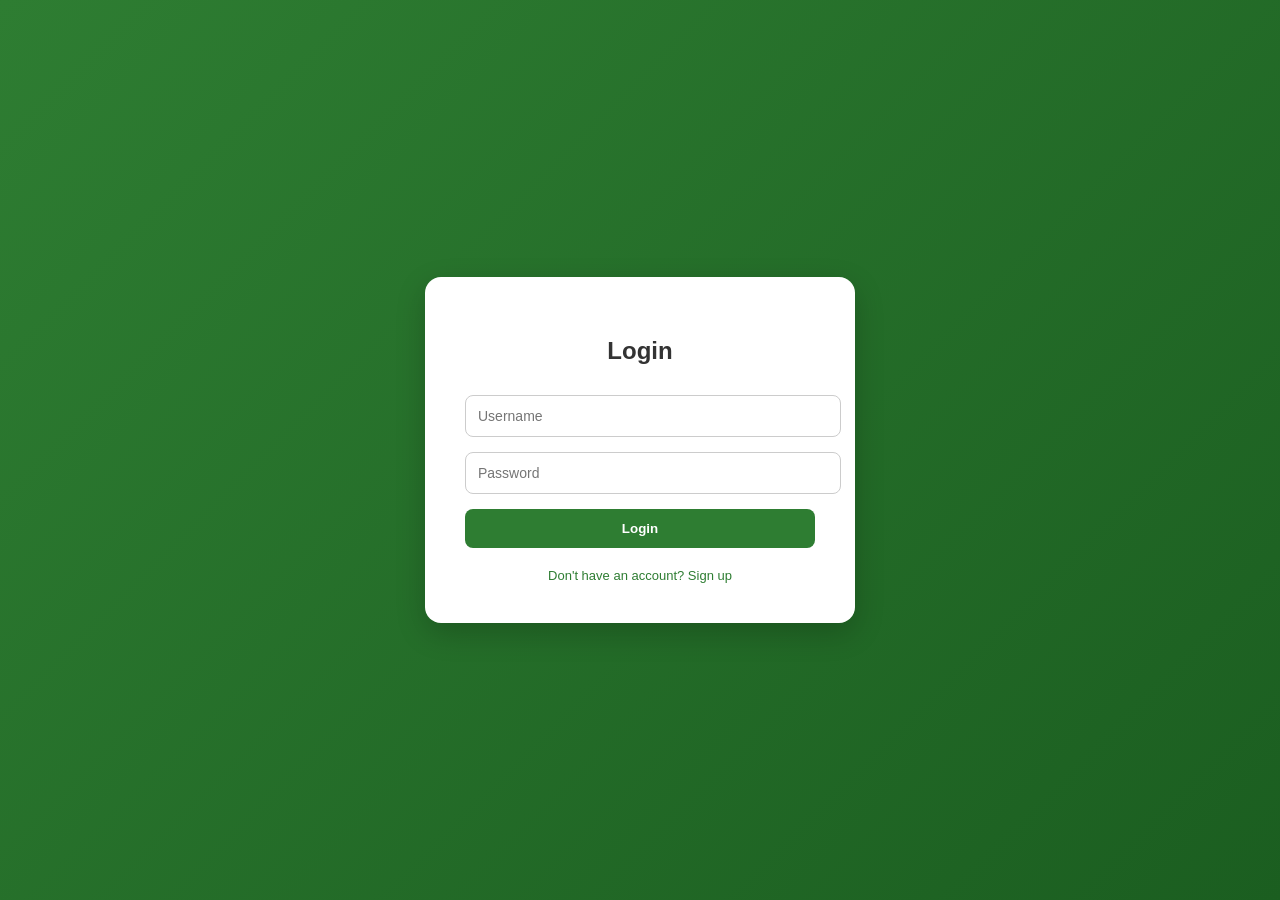
<file: login.html>
<!DOCTYPE html>
<html>
<head>
    <title>Login | Medical Assistant</title>
    <meta name="viewport" content="width=device-width, initial-scale=1.0">

    <style>
        body {
            margin: 0;
            font-family: 'Segoe UI', sans-serif;
            background: linear-gradient(135deg, #2e7d32, #1b5e20);
            display: flex;
            justify-content: center;
            align-items: center;
            height: 100vh;
            color: white;
        }

        .card {
            background: white;
            color: #333;
            padding: 40px;
            border-radius: 16px;
            width: 350px;
            box-shadow: 0 10px 30px rgba(0,0,0,0.2);
        }

        h2 {
            text-align: center;
            margin-bottom: 30px;
        }

        input {
            width: 100%;
            padding: 12px;
            margin-bottom: 15px;
            border-radius: 8px;
            border: 1px solid #ccc;
            font-size: 14px;
        }

        button {
            width: 100%;
            padding: 12px;
            border-radius: 8px;
            border: none;
            background: #2e7d32;
            color: white;
            font-weight: 600;
            cursor: pointer;
            margin-bottom: 10px;
        }

        button:hover {
            background: #1b5e20;
        }

        .toggle {
            text-align: center;
            margin-top: 10px;
            font-size: 13px;
            cursor: pointer;
            color: #2e7d32;
        }

        .error {
            color: red;
            font-size: 13px;
            text-align: center;
        }

    </style>
</head>

<body>

<div class="card">
    <h2 id="formTitle">Login</h2>

    <input type="text" id="username" placeholder="Username">
    <input type="password" id="password" placeholder="Password">

    <button onclick="submitForm()">Login</button>

    <div class="error" id="errorMsg"></div>

    <div class="toggle" onclick="toggleMode()">
        Don't have an account? Sign up
    </div>
</div>

<script>

let isLogin = true;

function toggleMode() {
    isLogin = !isLogin;

    document.getElementById("formTitle").innerText = isLogin ? "Login" : "Sign Up";
    document.querySelector("button").innerText = isLogin ? "Login" : "Sign Up";
    document.querySelector(".toggle").innerText =
        isLogin ? "Don't have an account? Sign up" : "Already have an account? Login";

    document.getElementById("errorMsg").innerText = "";
}

async function submitForm() {
    const username = document.getElementById("username").value;
    const password = document.getElementById("password").value;
    const errorMsg = document.getElementById("errorMsg");

    if (!username || !password) {
        errorMsg.innerText = "Please fill all fields.";
        return;
    }

    const endpoint = isLogin ? "login" : "signup";

    try {
        const response = await fetch(`http://127.0.0.1:8000/${endpoint}?username=${username}&password=${password}`, {
            method: "POST"
        });

        const data = await response.json();

        if (!response.ok) {
            errorMsg.innerText = data.detail || "Error occurred.";
            return;
        }

        if (isLogin) {
            localStorage.setItem("token", data.access_token);
            window.location.href = "index.html";
        } else {
            alert("Account created! Please login.");
            toggleMode();
        }

    } catch (err) {
        errorMsg.innerText = "Server not reachable.";
    }
}

</script>

</body>
</html>
</file>
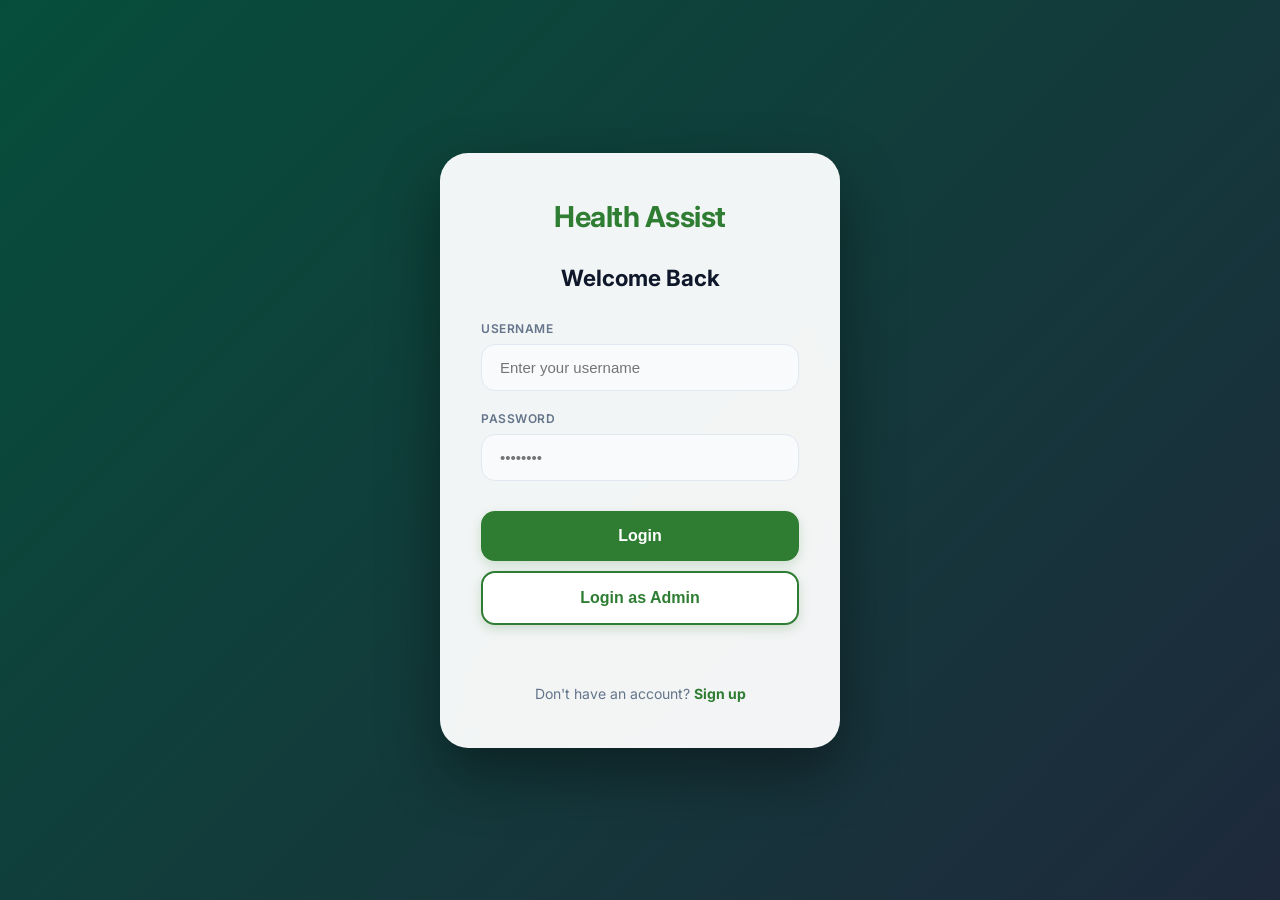
<file: app/templates/login.html>
<!DOCTYPE html>
<html lang="en">
<head>
    <meta charset="UTF-8">
    <meta name="viewport" content="width=device-width, initial-scale=1.0">
    <title>Login | Health Assist</title>
    <link href="https://fonts.googleapis.com/css2?family=Inter:wght@400;500;600;700&display=swap" rel="stylesheet">
    <style>
        :root {
            --primary-green: #2e7d32;
            --dark-green: #1b5e20;
            --text-dark: #0f172a;
        }

        * { box-sizing: border-box; }

        body {
            margin: 0;
            font-family: 'Inter', sans-serif;
            background: linear-gradient(135deg, #064e3b 0%, #1e293b 100%);
            display: flex;
            justify-content: center;
            align-items: center;
            height: 100vh;
            color: white;
        }

        .card {
            background: rgba(255, 255, 255, 0.95);
            color: var(--text-dark);
            padding: 45px 40px;
            border-radius: 28px;
            width: 100%;
            max-width: 400px;
            box-shadow: 0 25px 60px rgba(0,0,0,0.4);
            backdrop-filter: blur(10px);
            border: 1px solid rgba(255,255,255,0.1);
        }

        .logo {
            text-align: center;
            margin-bottom: 30px;
        }
        .logo strong {
            font-size: 1.8rem;
            color: var(--primary-green);
            letter-spacing: -0.5px;
        }

        h2 { 
            text-align: center; 
            margin-bottom: 30px; 
            font-weight: 700;
            font-size: 1.4rem;
        }

        .input-group {
            margin-bottom: 20px;
        }
        
        label {
            display: block;
            font-size: 12px;
            font-weight: 600;
            color: #64748b;
            margin-bottom: 8px;
            text-transform: uppercase;
            letter-spacing: 0.5px;
        }

        input {
            width: 100%;
            padding: 14px 18px;
            border-radius: 14px;
            border: 1px solid #e2e8f0;
            background: #f8fafc;
            font-size: 15px;
            outline: none;
            transition: all 0.2s;
        }
        input:focus {
            border-color: var(--primary-green);
            background: white;
            box-shadow: 0 0 0 4px rgba(46, 125, 50, 0.1);
        }

        button {
            width: 100%;
            padding: 16px;
            margin-top: 10px;
            border-radius: 14px;
            border: none;
            background: var(--primary-green);
            color: white;
            font-weight: 700;
            font-size: 16px;
            cursor: pointer;
            transition: all 0.3s;
            box-shadow: 0 4px 12px rgba(46, 125, 50, 0.2);
        }
        button:hover {
            background: var(--dark-green);
            transform: translateY(-1px);
            box-shadow: 0 6px 20px rgba(46, 125, 50, 0.3);
        }

        .error { 
            color: #ef4444; 
            text-align: center; 
            margin-top: 15px; 
            font-size: 13px; 
            font-weight: 500;
            min-height: 20px;
        }
        
        .toggle { 
            text-align: center; 
            margin-top: 25px; 
            font-size: 14px;
            color: #64748b;
        }
        .toggle b { 
            color: var(--primary-green); 
            cursor: pointer; 
            transition: 0.2s;
        }
        .toggle b:hover { color: var(--dark-green); text-decoration: underline; }
    </style>
</head>
<body>

<div class="card">
    <div class="logo">
        <strong>Health Assist</strong>
    </div>
    
    <h2 id="formTitle">Welcome Back</h2>

    <div class="input-group">
        <label>Username</label>
        <input type="text" id="username" placeholder="Enter your username">
    </div>
    
    <div class="input-group">
        <label>Password</label>
        <input type="password" id="password" placeholder="••••••••">
    </div>

    <div class="input-group" id="adminCodeGroup" style="display: none;">
        <label>Admin Access Code (Optional)</label>
        <input type="password" id="adminCode" placeholder="Secret code">
    </div>

    <button onclick="submitForm(false)">Login</button>
    <button id="adminLoginBtn" style="background: white; color: var(--primary-green); border: 2px solid var(--primary-green); margin-top: 10px;" onclick="submitForm(true)">Login as Admin</button>
    <div class="error" id="errorMsg"></div>

    <div class="toggle" id="toggleArea">
        Don't have an account? <b onclick="toggleMode()">Sign up</b>
    </div>
</div>

<script>
let isLogin = true;

function toggleMode() {
    isLogin = !isLogin;
    document.getElementById("formTitle").innerText = isLogin ? "Welcome Back" : "Create Account";
    document.querySelector("button").innerText = isLogin ? "Login" : "Create Account";
    document.getElementById("adminLoginBtn").style.display = isLogin ? "block" : "none";
    document.getElementById("adminCodeGroup").style.display = isLogin ? "none" : "block";
    document.getElementById("toggleArea").innerHTML =
        isLogin ? 'Don\'t have an account? <b onclick="toggleMode()">Sign up</b>' :
                  'Already have an account? <b onclick="toggleMode()">Login</b>';
    document.getElementById("errorMsg").innerText = "";
}

async function submitForm(isAdminLogin) {
    const username = document.getElementById("username").value.trim();
    const password = document.getElementById("password").value.trim();
    const errorMsg = document.getElementById("errorMsg");

    if (!username || !password) {
        errorMsg.innerText = "Please fill all fields.";
        return;
    }

    const endpoint = isLogin ? "login" : "signup";
    const adminCode = document.getElementById("adminCode").value.trim();

    const bodyData = {
        username: username,
        password: password
    };

    if (!isLogin && adminCode) {
        bodyData.admin_code = adminCode;
    }

    try {
        const response = await fetch(`/${endpoint}`, {
            method: "POST",
            headers: {
                "Content-Type": "application/json"
            },
            body: JSON.stringify(bodyData)
        });

        const data = await response.json();

        if (!response.ok) {
            errorMsg.innerText = data.detail || "Error occurred.";
            return;
        }

        if (isLogin) {
            localStorage.setItem("token", data.access_token);
            
            if (isAdminLogin) {
                const meRes = await fetch("/me", {
                    headers: { "Authorization": "Bearer " + data.access_token }
                });
                const meData = await meRes.json();
                if (!meData.is_admin) {
                    errorMsg.innerText = "Access denied. Not an admin.";
                    localStorage.removeItem("token");
                    return;
                }
            }
            
            window.location.replace(window.location.origin + "/index");
        } else {
            alert("Account created! Now login.");
            toggleMode();
        }

    } catch (err) {
        errorMsg.innerText = "Server not reachable.";
    }
}
</script>

</body>
</html>
</file>
